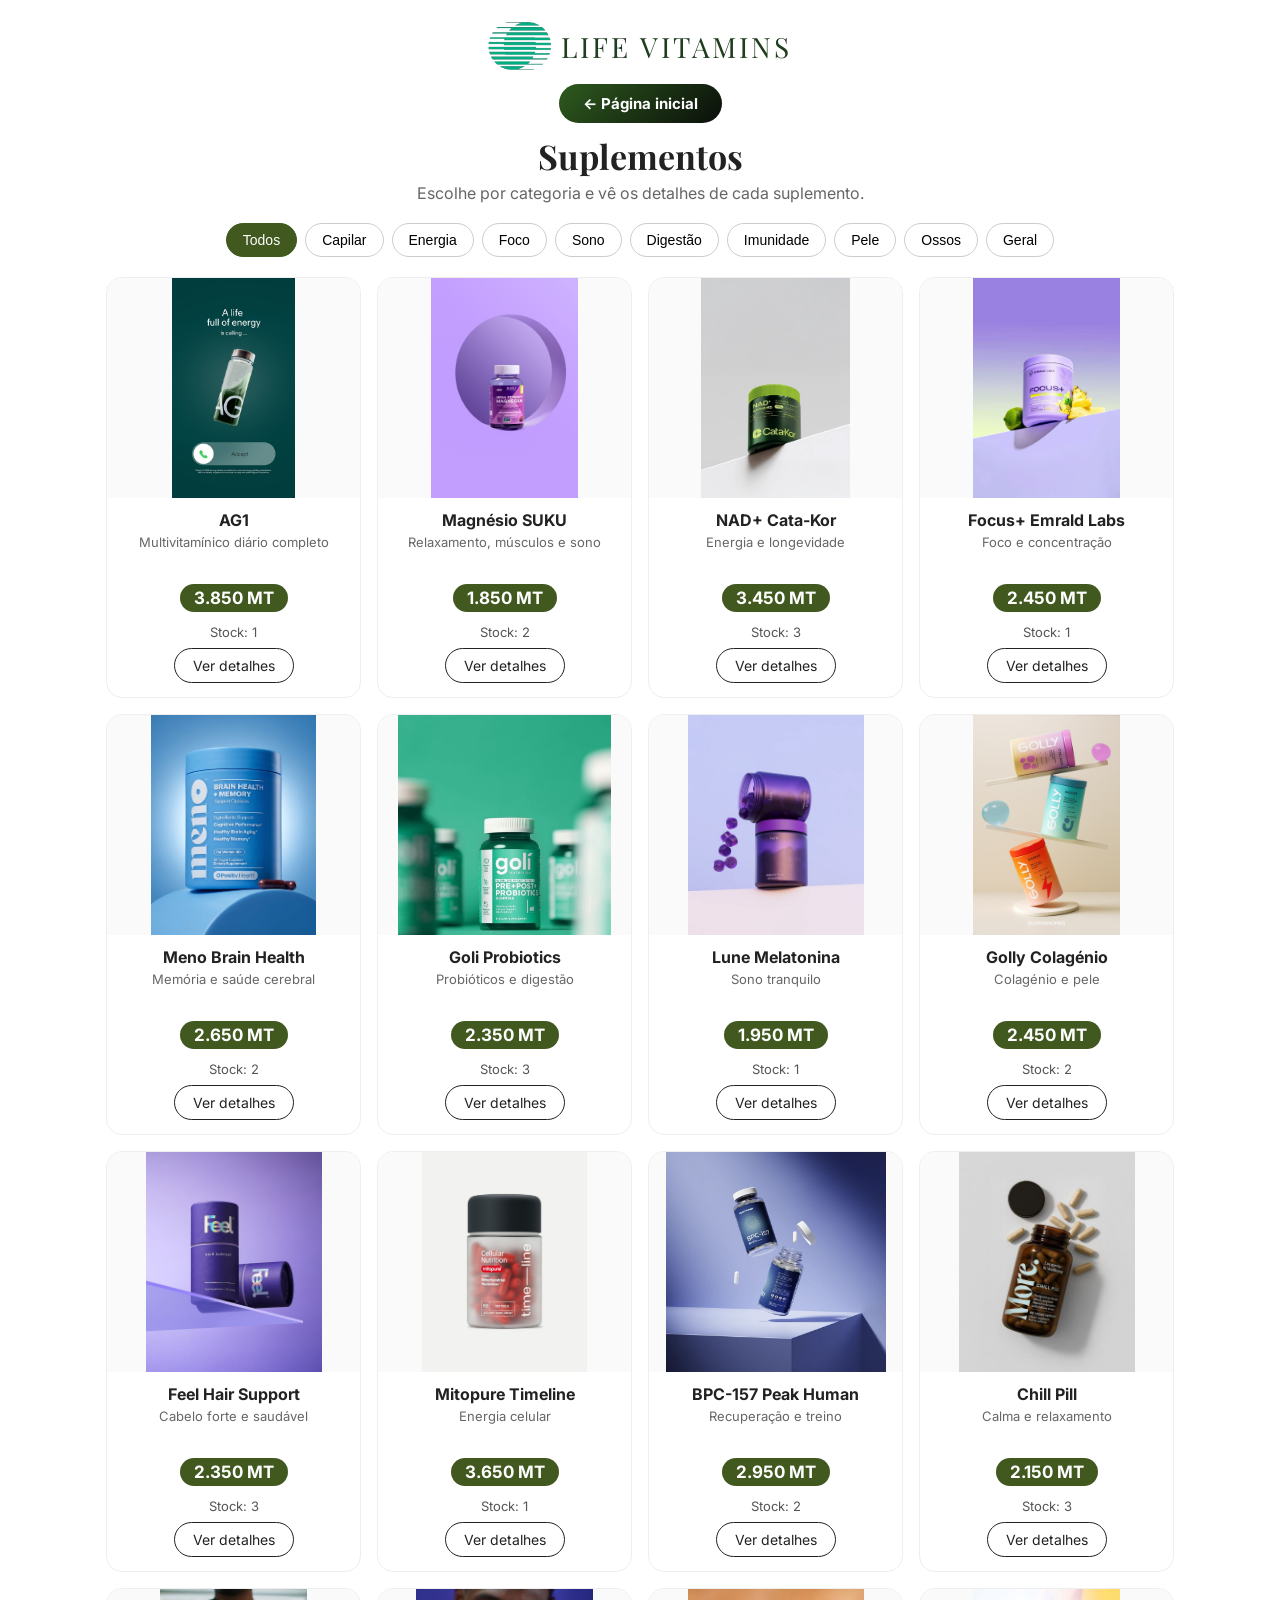
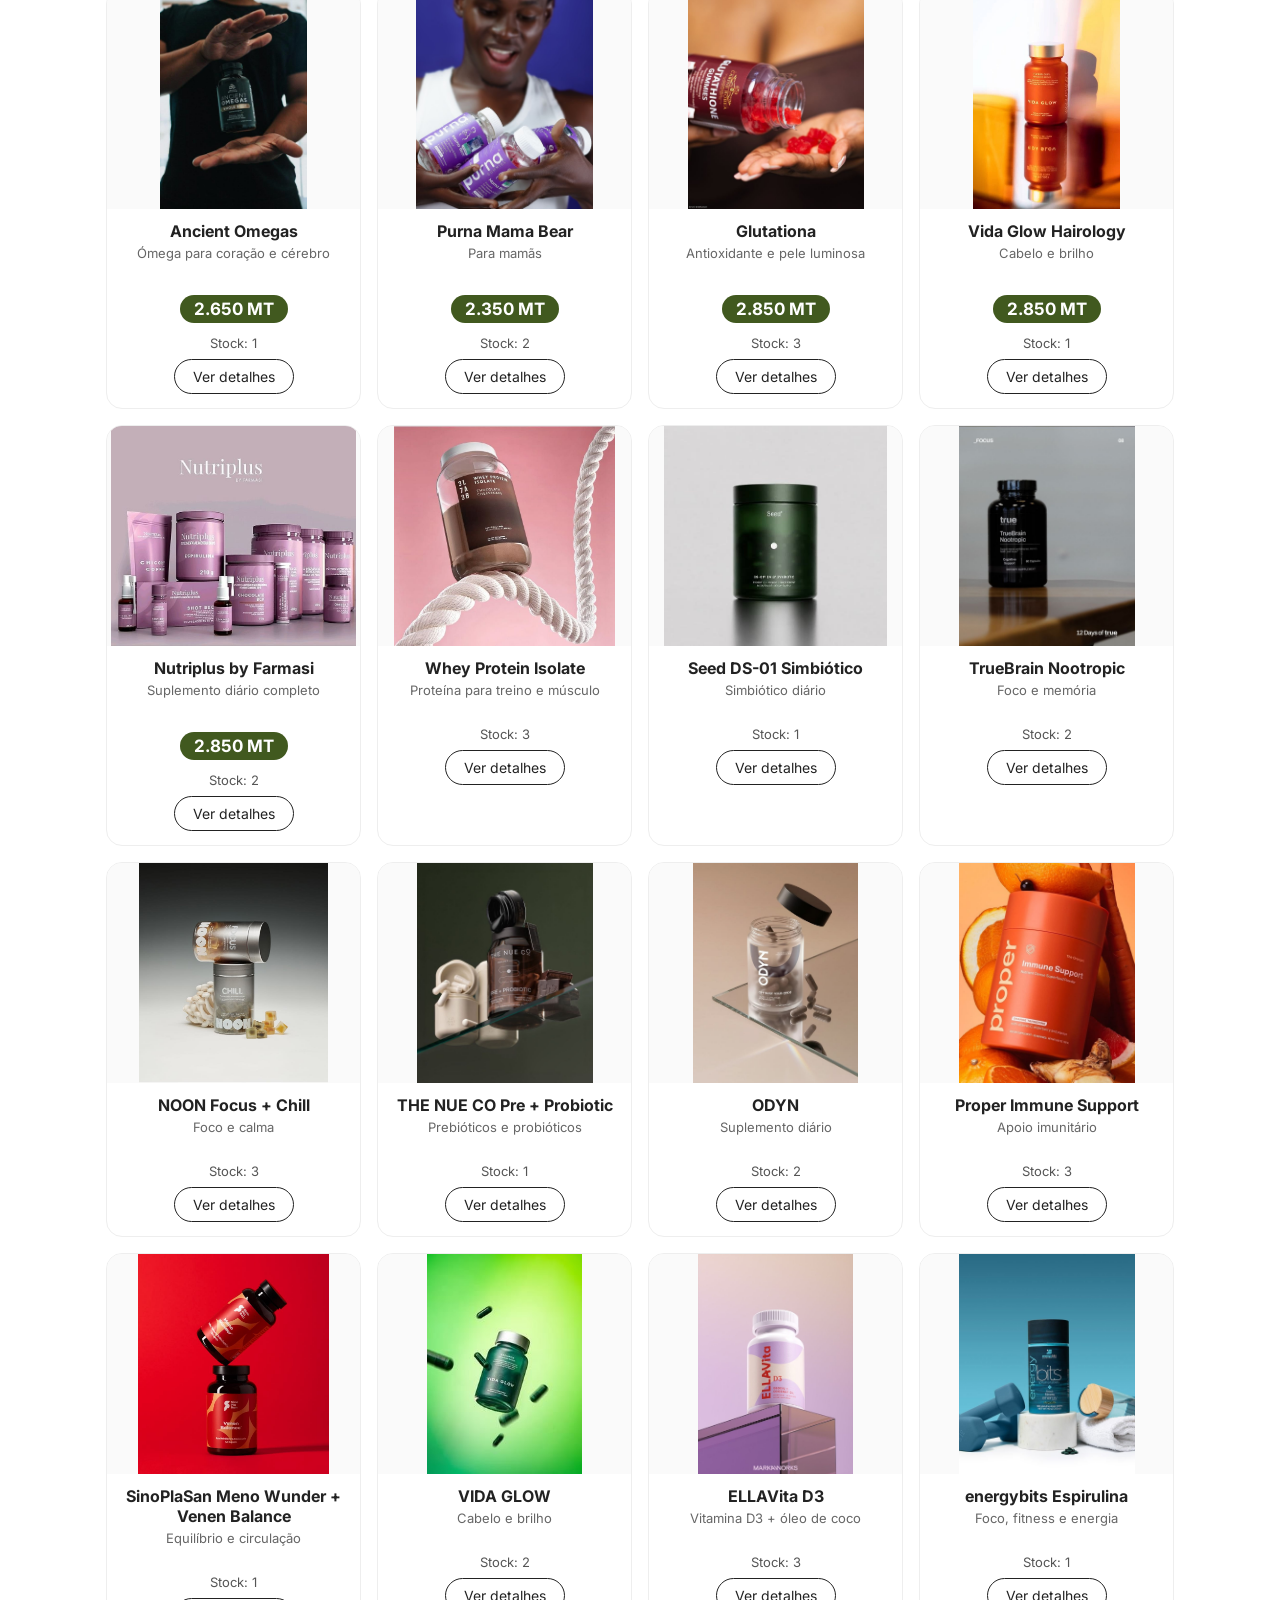
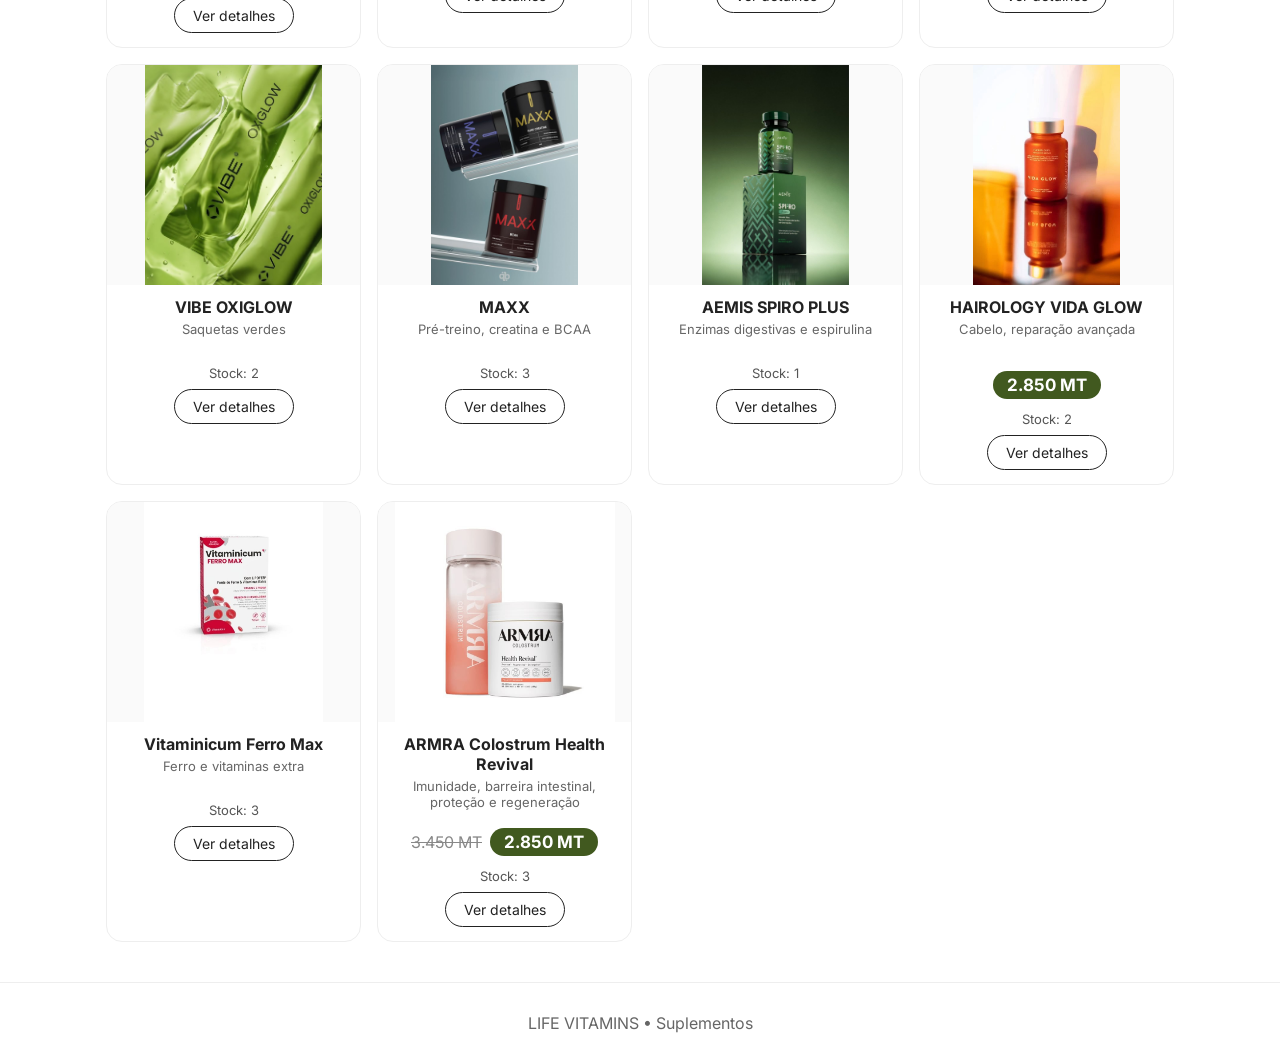
<file: suplementos.html>
<!DOCTYPE html>
<html lang="pt">
<head>
<meta charset="utf-8">
<meta name="viewport" content="width=device-width, initial-scale=1">
<title>Suplementos — LIFE VITAMINS</title>
<link href="https://fonts.googleapis.com/css2?family=Playfair+Display:wght@600&family=Inter:wght@400;600;700&display=swap" rel="stylesheet">
<style>
*{box-sizing:border-box}body{margin:0;font-family:Inter,system-ui,sans-serif;color:#222;background:#fff}
.top{display:flex;align-items:center;justify-content:center;gap:12px;padding:22px 16px 6px}
.top img{height:48px;width:auto}.top span{font-family:"Playfair Display",Georgia,serif;font-size:28px;letter-spacing:3px;color:#1f3d1f}
h1{text-align:center;font-family:"Playfair Display",Georgia,serif;font-size:34px;margin:10px 0 4px}
.sub{text-align:center;color:#666;margin:0 0 20px;padding:0 16px}
.filters{display:flex;flex-wrap:wrap;gap:8px;justify-content:center;padding:0 16px 20px}
.filters button{border:1px solid #ccc;background:#fff;padding:8px 16px;border-radius:999px;cursor:pointer;font-size:14px}
.filters button.active{background:#41591F;color:#fff;border-color:#41591F}
.grid{display:grid;grid-template-columns:repeat(2,1fr);gap:16px;padding:0 16px 40px;max-width:1100px;margin:0 auto}
@media(min-width:768px){.grid{grid-template-columns:repeat(4,1fr)}}
.card{border:1px solid #eee;border-radius:16px;overflow:hidden;text-align:center;padding-bottom:14px;background:#fff}
.card img{width:100%;height:220px;object-fit:contain;background:#fafafa;display:block}
.card h3{font-size:16px;margin:12px 10px 4px}
.serves{font-size:13px;color:#666;margin:0 10px 8px;min-height:36px}
.price{display:inline-block;font-size:17px;font-weight:700;color:#fff;background:#41591F;padding:4px 14px;border-radius:999px;margin:6px 0}
.stock{font-size:13px;color:#555;margin:6px 0 0}
.details{display:inline-block;margin-top:8px;padding:8px 18px;border:1px solid #222;border-radius:999px;background:#fff;cursor:pointer;font-size:14px}
.modal{position:fixed;inset:0;background:rgba(0,0,0,.6);display:none;align-items:center;justify-content:center;padding:20px;z-index:50}
.modal.open{display:flex}.box{background:#fff;border-radius:16px;max-width:520px;width:100%;padding:20px;text-align:center;max-height:90vh;overflow:auto}
.box img{width:100%;max-height:320px;object-fit:contain;background:#fafafa;border-radius:12px}
.box h2{margin:14px 0 6px}.box p{color:#444;line-height:1.5}
.close{float:right;border:0;background:none;font-size:24px;cursor:pointer}
.foot{text-align:center;padding:30px 20px;color:#666;border-top:1px solid #eee}
@media(max-width:767px){.card img{height:170px}.top span{font-size:22px}.top img{height:38px}h1{font-size:28px}}
</style>
</head>
<body>
<div class="top"><a href="index.html" style="display:flex;align-items:center;gap:10px;text-decoration:none;color:inherit"><img src="images/life-sphere-logo.png" alt=""><span>LIFE VITAMINS</span></a></div><div style="text-align:center;margin:8px 0 0"><a href="index.html" style="display:inline-block;padding:10px 24px;border-radius:999px;background:linear-gradient(135deg,#2e5a1e,#0a0f0a);color:#fff;text-decoration:none;font-weight:700;font-size:15px">← Página inicial</a></div>
<h1>Suplementos</h1>
<p class="sub">Escolhe por categoria e vê os detalhes de cada suplemento.</p>
<div class="filters" id="filters">
<button class="active" data-f="todos">Todos</button>
<button data-f="capilar">Capilar</button>
<button data-f="energia">Energia</button>
<button data-f="foco">Foco</button>
<button data-f="sono">Sono</button>
<button data-f="digestao">Digestão</button>
<button data-f="imunidade">Imunidade</button>
<button data-f="pele">Pele</button>
<button data-f="ossos">Ossos</button>
<button data-f="geral">Geral</button>
</div>
<div class="grid" id="grid"></div>
<div class="foot">LIFE VITAMINS • Suplementos</div>
<script>
const products=[
{name:"AG1",img:"images/sup-ag1.jpg",cat:"geral",price:"3.850 MT",serves:"Multivitamínico diário completo",details:"Suplemento verde diário, para uma rotina completa de vitaminas e minerais.",stock:1},
{name:"Magnésio SUKU",img:"images/sup-magnesio.jpg",cat:"sono",price:"1.850 MT",serves:"Relaxamento, músculos e sono",details:"Magnésio para relaxar os músculos, acalmar e ajudar a dormir melhor.",stock:2},
{name:"NAD+ Cata-Kor",img:"images/sup-nad.jpg",cat:"energia",price:"3.450 MT",serves:"Energia e longevidade",details:"NAD+ para energia celular e apoio à longevidade.",stock:3},
{name:"Focus+ Emrald Labs",img:"images/sup-focus.jpg",cat:"foco",price:"2.450 MT",serves:"Foco e concentração",details:"Fórmula para foco e concentração no dia a dia.",stock:1},
{name:"Meno Brain Health",img:"images/sup-meno.jpg",cat:"foco",price:"2.650 MT",serves:"Memória e saúde cerebral",details:"Apoio à memória e à saúde do cérebro.",stock:2},
{name:"Goli Probiotics",img:"images/sup-goli.jpg",cat:"digestao",price:"2.350 MT",serves:"Probióticos e digestão",details:"Probióticos em gomas para a digestão e o equilíbrio intestinal.",stock:3},
{name:"Lune Melatonina",img:"images/sup-lune.jpg",cat:"sono",price:"1.950 MT",serves:"Sono tranquilo",details:"Melatonina para adormecer melhor e ter noites mais calmas.",stock:1},
{name:"Golly Colagénio",img:"images/sup-golly.jpg",cat:"pele",price:"2.450 MT",serves:"Colagénio e pele",details:"Colagénio para a pele, cabelo e unhas.",stock:2},
{name:"Feel Hair Support",img:"images/sup-feel-hair.jpg",cat:"capilar",price:"2.350 MT",serves:"Cabelo forte e saudável",details:"Apoio ao cabelo, para um cabelo mais forte e saudável.",stock:3},
{name:"Mitopure Timeline",img:"images/sup-mitopure.jpg",cat:"energia",price:"3.650 MT",serves:"Energia celular",details:"Mitopure para a energia das células e a recuperação.",stock:1},
{name:"BPC-157 Peak Human",img:"images/sup-bpc.jpg",cat:"energia",price:"2.950 MT",serves:"Recuperação e treino",details:"Para a recuperação depois do treino e o apoio muscular.",stock:2},
{name:"Chill Pill",img:"images/sup-chill-pill.jpg",cat:"sono",price:"2.150 MT",serves:"Calma e relaxamento",details:"Para acalmar, relaxar e aliviar o stress do dia.",stock:3},
{name:"Ancient Omegas",img:"images/sup-omega.jpg",cat:"geral",price:"2.650 MT",serves:"Ómega para coração e cérebro",details:"Ómegas essenciais para o coração, o cérebro e o bem-estar geral.",stock:1},
{name:"Purna Mama Bear",img:"images/sup-purna.jpg",cat:"geral",price:"2.350 MT",serves:"Para mamãs",details:"Suplemento pensado para mamãs, para o dia a dia.",stock:2},
{name:"Glutationa",img:"images/sup-glutathione-deitar.jpg",cat:"pele",price:"2.850 MT",serves:"Antioxidante e pele luminosa",details:"Glutationa, antioxidante para uma pele mais luminosa.",stock:3},
{name:"Vida Glow Hairology",img:"images/sup-vidaglow-hair.jpg",cat:"capilar",price:"2.850 MT",serves:"Cabelo e brilho",details:"Vida Glow para o cabelo, brilho e cuidado capilar.",stock:1},
{name:"Nutriplus by Farmasi",img:"images/sup-nutriplus.jpg",cat:"geral",price:"2.850 MT",serves:"Suplemento diário completo",details:"Nutriplus, suplemento diário completo para o bem-estar.",stock:2},
{name:"Whey Protein Isolate",img:"images/sup-whey.jpg",cat:"energia",price:"",serves:"Proteína para treino e músculo",details:"Proteína isolada para o treino, a recuperação e o músculo.",stock:3},
{name:"Seed DS-01 Simbiótico",img:"images/sup-seed.jpg",cat:"digestao",price:"",serves:"Simbiótico diário",details:"Simbiótico diário com prebióticos e probióticos para a digestão.",stock:1},
{name:"TrueBrain Nootropic",img:"images/sup-truebrain.jpg",cat:"foco",price:"",serves:"Foco e memória",details:"Nootrópico para foco, clareza e memória.",stock:2},
{name:"NOON Focus + Chill",img:"images/sup-noon.jpg",cat:"foco",price:"",serves:"Foco e calma",details:"Gomas para foco e calma, sem agitação.",stock:3},
{name:"THE NUE CO Pre + Probiotic",img:"images/sup-nueco1.jpg",cat:"digestao",price:"",serves:"Prebióticos e probióticos",details:"Prebióticos e probióticos para a saúde intestinal.",stock:1},
{name:"ODYN",img:"images/sup-odyn.jpg",cat:"geral",price:"",serves:"Suplemento diário",details:"Suplemento diário para o bem-estar geral.",stock:2},
{name:"Proper Immune Support",img:"images/sup-proper.jpg",cat:"imunidade",price:"",serves:"Apoio imunitário",details:"Pó superalimento com vitamina C, sabugueiro e papaia, para o apoio imunitário.",stock:3},
{name:"SinoPlaSan Meno Wunder + Venen Balance",img:"images/sup-sinoplasam.jpg",cat:"geral",price:"",serves:"Equilíbrio e circulação",details:"Meno Wunder e Venen Balance, com folhas de videira vermelha e castanha-da-índia, 120 cápsulas.",stock:1},
{name:"VIDA GLOW",img:"images/sup-vidaglow-verde.jpg",cat:"capilar",price:"",serves:"Cabelo e brilho",details:"VIDA GLOW em frasco verde, cápsulas para o cabelo e o brilho.",stock:2},
{name:"ELLAVita D3",img:"images/sup-ellavita-d3.jpg",cat:"ossos",price:"",serves:"Vitamina D3 + óleo de coco",details:"Vitamina D3 5000IU com óleo de coco, 60 softgels, suplemento alimentar.",stock:3},
{name:"energybits Espirulina",img:"images/sup-energybits-tubo.jpg",cat:"energia",price:"",serves:"Foco, fitness e energia",details:"Comprimidos de espirulina para foco, fitness e energia, 360 comprimidos.",stock:1},
{name:"VIBE OXIGLOW",img:"images/sup-vibe-oxiglow.jpg",cat:"pele",price:"",serves:"Saquetas verdes",details:"Saquetas VIBE OXIGLOW, suplemento em saqueta individual.",stock:2},
{name:"MAXX",img:"images/sup-maxx.jpg",cat:"energia",price:"",serves:"Pré-treino, creatina e BCAA",details:"MAXX: pré-treino, creatina pura e BCAA, para treino e recuperação.",stock:3},
{name:"AEMIS SPIRO PLUS",img:"images/sup-aemis-spiro.jpg",cat:"digestao",price:"",serves:"Enzimas digestivas e espirulina",details:"Pastilhas mastigáveis com enzimas digestivas, espirulina azul e espirulina verde.",stock:1},
{name:"HAIROLOGY VIDA GLOW",img:"images/sup-hairology-vidaglow.jpg",cat:"capilar",price:"2.850 MT",serves:"Cabelo, reparação avançada",details:"HAIROLOGY Advanced Repair, cápsulas para o cabelo, 30 cápsulas.",stock:2},
{name:"Vitaminicum Ferro Max",img:"images/sup-vitaminicum-ferro.jpg",cat:"imunidade",price:"",serves:"Ferro e vitaminas extra",details:"Ferro com LIPOFER, fonte de ferro e vitaminas extra, para cansaço e fadiga, imunidade e hemoglobina, 30 comprimidos.",stock:3},
{name:"ARMRA Colostrum Health Revival",img:"images/sup-armra-1.jpg",cat:"imunidade",price:"3.450 MT",promo:"2.850 MT",serves:"Imunidade, barreira intestinal, proteção e regeneração",details:"ARMRA Colostrum Health Revival: colostro para a imunidade, a barreira intestinal, a proteção e a regeneração.",stock:3},
];
const ID_BY_NAME={"AG1": 1, "Magnésio SUKU": 2, "NAD+ Cata-Kor": 3, "Focus+ Emrald Labs": 4, "Meno Brain Health": 5, "Goli Probiotics": 6, "Lune Melatonina": 7, "Golly Colagénio": 8, "Feel Hair Support": 9, "Mitopure Timeline": 10, "BPC-157 Peak Human": 11, "Chill Pill": 12, "Ancient Omegas": 13, "Purna Mama Bear": 14, "Glutationa": 15, "Vida Glow Hairology": 16, "Nutriplus by Farmasi": 17, "Whey Protein Isolate": 18, "Seed DS-01 Simbiótico": 19, "TrueBrain Nootropic": 20, "NOON Focus + Chill": 21, "THE NUE CO Pre + Probiotic": 22, "ODYN": 23, "Proper Immune Support": 24, "SinoPlaSan Meno Wunder + Venen Balance": 25, "VIDA GLOW": 26, "ELLAVita D3": 27, "energybits Espirulina": 28, "VIBE OXIGLOW": 29, "MAXX": 30, "AEMIS SPIRO PLUS": 31, "HAIROLOGY VIDA GLOW": 32, "Vitaminicum Ferro Max": 33, "Vitamina C 1000mg": 34, "Vitamina D3 5000IU": 35, "Cálcio + Vitamina D": 36, "Ferro + Ácido Fólico": 37, "Zinco 50mg": 38, "Ómega 3 Peixe": 39, "Probiótico 50 Mil Milhões": 40, "Colagénio Hidrolisado": 41, "Proteína Whey Chocolate": 42, "Creatina Monohidratada": 43, "BCAA 2:1:1": 44, "Magnésio Glicinato": 45, "Melatonina 5mg": 46, "Biotina Cabelo": 47, "Vitamina E Pele": 48, "Multivitamínico Mulher": 49, "Multivitamínico Homem": 50, "Glucosamina Articulações": 51, "Curcumina + Pimenta Preta": 52, "Luteína Visão": 53, "Ashwagandha KSM-66": 54, "Ginkgo Biloba Memória": 55, "Espirulina Orgânica": 56, "Clorela Detox": 57, "Vitamina B Complexo": 58, "Ácido Hialurónico Pele": 59, "ARMRA Colostrum Health Revival": 60};
const grid=document.getElementById('grid');
function render(f){
  grid.innerHTML='';
  products.filter(p=>f==='todos'||p.cat===f).forEach((p,i)=>{
    const d=document.createElement('div');d.className='card';
    d.innerHTML='<img src="'+p.img+'" alt="'+p.name+'"><h3>'+p.name+'</h3><p class="serves">'+p.serves+'</p>'+(p.price?(p.promo?'<span class="oldprice" style="text-decoration:line-through;color:#888;margin-right:8px">'+p.price+'</span><span class="price">'+p.promo+'</span><br>':'<span class="price">'+p.price+'</span><br>'):'')+'<p class="stock">Stock: '+p.stock+'</p>'+'<a class="details" style="text-decoration:none;color:#222" href="produto.html?p='+ID_BY_NAME[p.name]+'">Ver detalhes</a>';
    grid.appendChild(d);
  });
}

document.querySelectorAll('#filters button').forEach(b=>{b.onclick=()=>{document.querySelectorAll('#filters button').forEach(x=>x.classList.remove('active'));b.classList.add('active');render(b.dataset.f);};});
render('todos');
</script>
</body>
</html>
</file>
